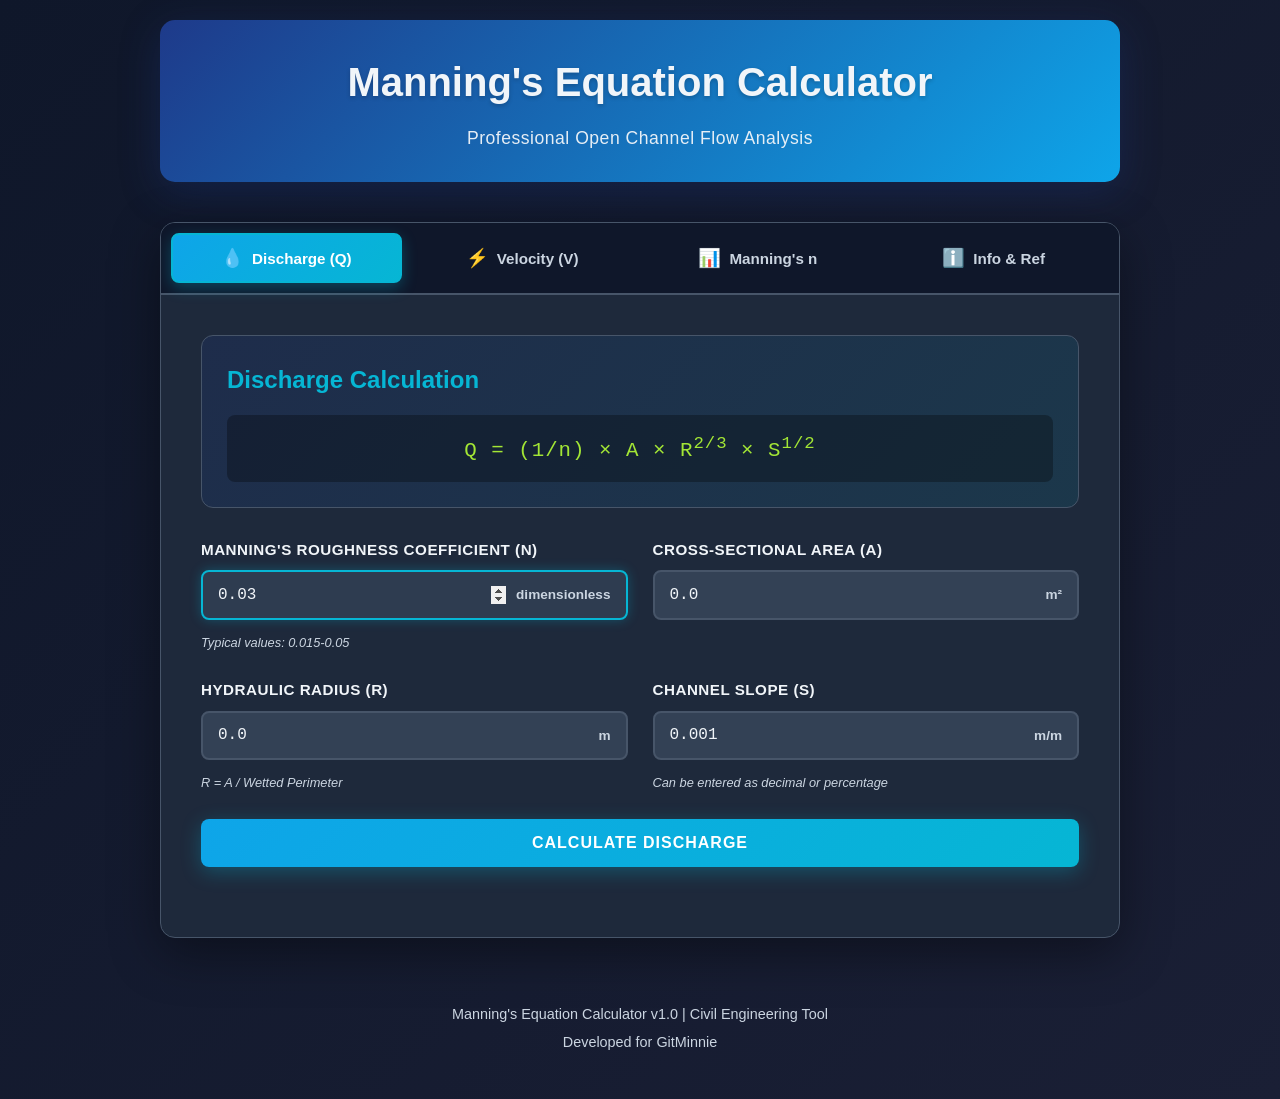
<file: mannings-calculator/index.html>
<!DOCTYPE html>
<html lang="en">
<head>
    <meta charset="UTF-8">
    <meta name="viewport" content="width=device-width, initial-scale=1.0">
    <title>Manning's Equation Calculator - Open Channel Flow</title>
    <link rel="stylesheet" href="style.css">
</head>
<body>
    <div class="container">
        <header class="header">
            <h1>Manning's Equation Calculator</h1>
            <p class="subtitle">Professional Open Channel Flow Analysis</p>
        </header>

        <main class="calculator-wrapper">
            <!-- Navigation Tabs -->
            <div class="tabs">
                <button class="tab-btn active" onclick="switchTab('discharge')">
                    <span class="tab-icon">💧</span> Discharge (Q)
                </button>
                <button class="tab-btn" onclick="switchTab('velocity')">
                    <span class="tab-icon">⚡</span> Velocity (V)
                </button>
                <button class="tab-btn" onclick="switchTab('manning')">
                    <span class="tab-icon">📊</span> Manning's n
                </button>
                <button class="tab-btn" onclick="switchTab('info')">
                    <span class="tab-icon">ℹ️</span> Info & Ref
                </button>
            </div>

            <!-- Tab 1: Discharge Calculation -->
            <div id="discharge" class="tab-content active">
                <div class="formula-box">
                    <h2>Discharge Calculation</h2>
                    <p class="formula">Q = (1/n) × A × R<sup>2/3</sup> × S<sup>1/2</sup></p>
                </div>

                <div class="input-section">
                    <div class="input-group">
                        <label for="q-manning">Manning's Roughness Coefficient (n)</label>
                        <div class="input-wrapper">
                            <input type="number" id="q-manning" placeholder="0.03" step="0.001" value="0.03">
                            <span class="unit">dimensionless</span>
                        </div>
                        <small class="hint">Typical values: 0.015-0.05</small>
                    </div>

                    <div class="input-group">
                        <label for="q-area">Cross-sectional Area (A)</label>
                        <div class="input-wrapper">
                            <input type="number" id="q-area" placeholder="0.0" step="0.01" value="0.0">
                            <span class="unit">m²</span>
                        </div>
                    </div>

                    <div class="input-group">
                        <label for="q-hydraulic">Hydraulic Radius (R)</label>
                        <div class="input-wrapper">
                            <input type="number" id="q-hydraulic" placeholder="0.0" step="0.01" value="0.0">
                            <span class="unit">m</span>
                        </div>
                        <small class="hint">R = A / Wetted Perimeter</small>
                    </div>

                    <div class="input-group">
                        <label for="q-slope">Channel Slope (S)</label>
                        <div class="input-wrapper">
                            <input type="number" id="q-slope" placeholder="0.0" step="0.00001" value="0.001">
                            <span class="unit">m/m</span>
                        </div>
                        <small class="hint">Can be entered as decimal or percentage</small>
                    </div>

                    <button class="calculate-btn" onclick="calculateDischarge()">Calculate Discharge</button>
                </div>

                <div id="q-result" class="result-section hidden">
                    <h3>Results</h3>
                    <div class="result-box">
                        <div class="result-item">
                            <span class="result-label">Discharge (Q)</span>
                            <span class="result-value" id="q-output">0.00</span>
                            <span class="result-unit">m³/s</span>
                        </div>
                        <div class="result-item">
                            <span class="result-label">Also expressed as</span>
                            <span class="result-value" id="q-output-lps">0.00</span>
                            <span class="result-unit">L/s</span>
                        </div>
                    </div>
                    <button class="clear-btn" onclick="clearResults('q')">Clear Results</button>
                </div>
            </div>

            <!-- Tab 2: Velocity Calculation -->
            <div id="velocity" class="tab-content">
                <div class="formula-box">
                    <h2>Velocity Calculation</h2>
                    <p class="formula">V = (1/n) × R<sup>2/3</sup> × S<sup>1/2</sup></p>
                </div>

                <div class="input-section">
                    <div class="input-group">
                        <label for="v-manning">Manning's Roughness Coefficient (n)</label>
                        <div class="input-wrapper">
                            <input type="number" id="v-manning" placeholder="0.03" step="0.001" value="0.03">
                            <span class="unit">dimensionless</span>
                        </div>
                        <small class="hint">Typical values: 0.015-0.05</small>
                    </div>

                    <div class="input-group">
                        <label for="v-hydraulic">Hydraulic Radius (R)</label>
                        <div class="input-wrapper">
                            <input type="number" id="v-hydraulic" placeholder="0.0" step="0.01" value="0.0">
                            <span class="unit">m</span>
                        </div>
                        <small class="hint">R = A / Wetted Perimeter</small>
                    </div>

                    <div class="input-group">
                        <label for="v-slope">Channel Slope (S)</label>
                        <div class="input-wrapper">
                            <input type="number" id="v-slope" placeholder="0.0" step="0.00001" value="0.001">
                            <span class="unit">m/m</span>
                        </div>
                    </div>

                    <button class="calculate-btn" onclick="calculateVelocity()">Calculate Velocity</button>
                </div>

                <div id="v-result" class="result-section hidden">
                    <h3>Results</h3>
                    <div class="result-box">
                        <div class="result-item">
                            <span class="result-label">Velocity (V)</span>
                            <span class="result-value" id="v-output">0.00</span>
                            <span class="result-unit">m/s</span>
                        </div>
                        <div class="result-item">
                            <span class="result-label">Flow Status</span>
                            <span class="result-value" id="v-status">Normal</span>
                            <span class="result-unit"></span>
                        </div>
                    </div>
                    <button class="clear-btn" onclick="clearResults('v')">Clear Results</button>
                </div>
            </div>

            <!-- Tab 3: Manning's n Calculation -->
            <div id="manning" class="tab-content">
                <div class="formula-box">
                    <h2>Manning's Roughness Coefficient</h2>
                    <p class="formula">n = (1/V) × R<sup>2/3</sup> × S<sup>1/2</sup></p>
                </div>

                <div class="input-section">
                    <div class="input-group">
                        <label for="n-velocity">Observed Velocity (V)</label>
                        <div class="input-wrapper">
                            <input type="number" id="n-velocity" placeholder="0.0" step="0.01" value="0.0">
                            <span class="unit">m/s</span>
                        </div>
                    </div>

                    <div class="input-group">
                        <label for="n-hydraulic">Hydraulic Radius (R)</label>
                        <div class="input-wrapper">
                            <input type="number" id="n-hydraulic" placeholder="0.0" step="0.01" value="0.0">
                            <span class="unit">m</span>
                        </div>
                    </div>

                    <div class="input-group">
                        <label for="n-slope">Channel Slope (S)</label>
                        <div class="input-wrapper">
                            <input type="number" id="n-slope" placeholder="0.0" step="0.00001" value="0.001">
                            <span class="unit">m/m</span>
                        </div>
                    </div>

                    <button class="calculate-btn" onclick="calculateManning()">Calculate Manning's n</button>
                </div>

                <div id="n-result" class="result-section hidden">
                    <h3>Results</h3>
                    <div class="result-box">
                        <div class="result-item">
                            <span class="result-label">Manning's n</span>
                            <span class="result-value" id="n-output">0.00</span>
                            <span class="result-unit">dimensionless</span>
                        </div>
                        <div class="result-item">
                            <span class="result-label">Surface Type</span>
                            <span class="result-value" id="n-surface">Unknown</span>
                            <span class="result-unit"></span>
                        </div>
                    </div>
                    <button class="clear-btn" onclick="clearResults('n')">Clear Results</button>
                </div>
            </div>

            <!-- Tab 4: Information & Reference -->
            <div id="info" class="tab-content">
                <div class="info-section">
                    <h2>About Manning's Equation</h2>
                    <p>Manning's Equation is an empirical formula used to estimate the average velocity of water flowing in open channels. It was developed by Irish engineer Robert Manning in 1889.</p>

                    <h3>Key Parameters:</h3>
                    <ul class="info-list">
                        <li><strong>Q:</strong> Discharge (flow rate) in m³/s</li>
                        <li><strong>n:</strong> Manning's roughness coefficient (dimensionless)</li>
                        <li><strong>A:</strong> Cross-sectional area in m²</li>
                        <li><strong>R:</strong> Hydraulic radius = Area / Wetted Perimeter (m)</li>
                        <li><strong>S:</strong> Channel slope or energy gradient (m/m)</li>
                        <li><strong>V:</strong> Average velocity in m/s</li>
                    </ul>

                    <h3>Manning's n Values by Surface Type:</h3>
                    <table class="reference-table">
                        <thead>
                            <tr>
                                <th>Channel Type</th>
                                <th>Condition</th>
                                <th>n Value Range</th>
                            </tr>
                        </thead>
                        <tbody>
                            <tr>
                                <td>Concrete</td>
                                <td>Good condition</td>
                                <td>0.012 - 0.015</td>
                            </tr>
                            <tr>
                                <td>Natural Channel</td>
                                <td>Clean, straight</td>
                                <td>0.025 - 0.035</td>
                            </tr>
                            <tr>
                                <td>Natural Channel</td>
                                <td>With vegetation</td>
                                <td>0.035 - 0.070</td>
                            </tr>
                            <tr>
                                <td>Brick</td>
                                <td>Glazed</td>
                                <td>0.011 - 0.013</td>
                            </tr>
                            <tr>
                                <td>Earth</td>
                                <td>Straight & uniform</td>
                                <td>0.020 - 0.025</td>
                            </tr>
                            <tr>
                                <td>Gravel</td>
                                <td>Clean</td>
                                <td>0.022 - 0.025</td>
                            </tr>
                            <tr>
                                <td>Rock</td>
                                <td>Unfinished</td>
                                <td>0.035 - 0.050</td>
                            </tr>
                            <tr>
                                <td>Floodplain</td>
                                <td>Grass</td>
                                <td>0.035 - 0.100</td>
                            </tr>
                        </tbody>
                    </table>

                    <h3>Flow Velocity Standards:</h3>
                    <ul class="info-list">
                        <li><strong>V &lt; 0.3 m/s:</strong> Very slow flow (may cause sedimentation)</li>
                        <li><strong>0.3 - 1.0 m/s:</strong> Acceptable for most channels</li>
                        <li><strong>1.0 - 2.0 m/s:</strong> Moderate flow (good for many applications)</li>
                        <li><strong>&gt; 2.0 m/s:</strong> High velocity (risk of erosion)</li>
                    </ul>
                </div>
            </div>
        </main>

        <footer class="footer">
            <p>Manning's Equation Calculator v1.0 | Civil Engineering Tool</p>
            <p>Developed for GitMinnie</p>
        </footer>
    </div>

    <script src="script.js"></script>
</body>
</html>
</file>
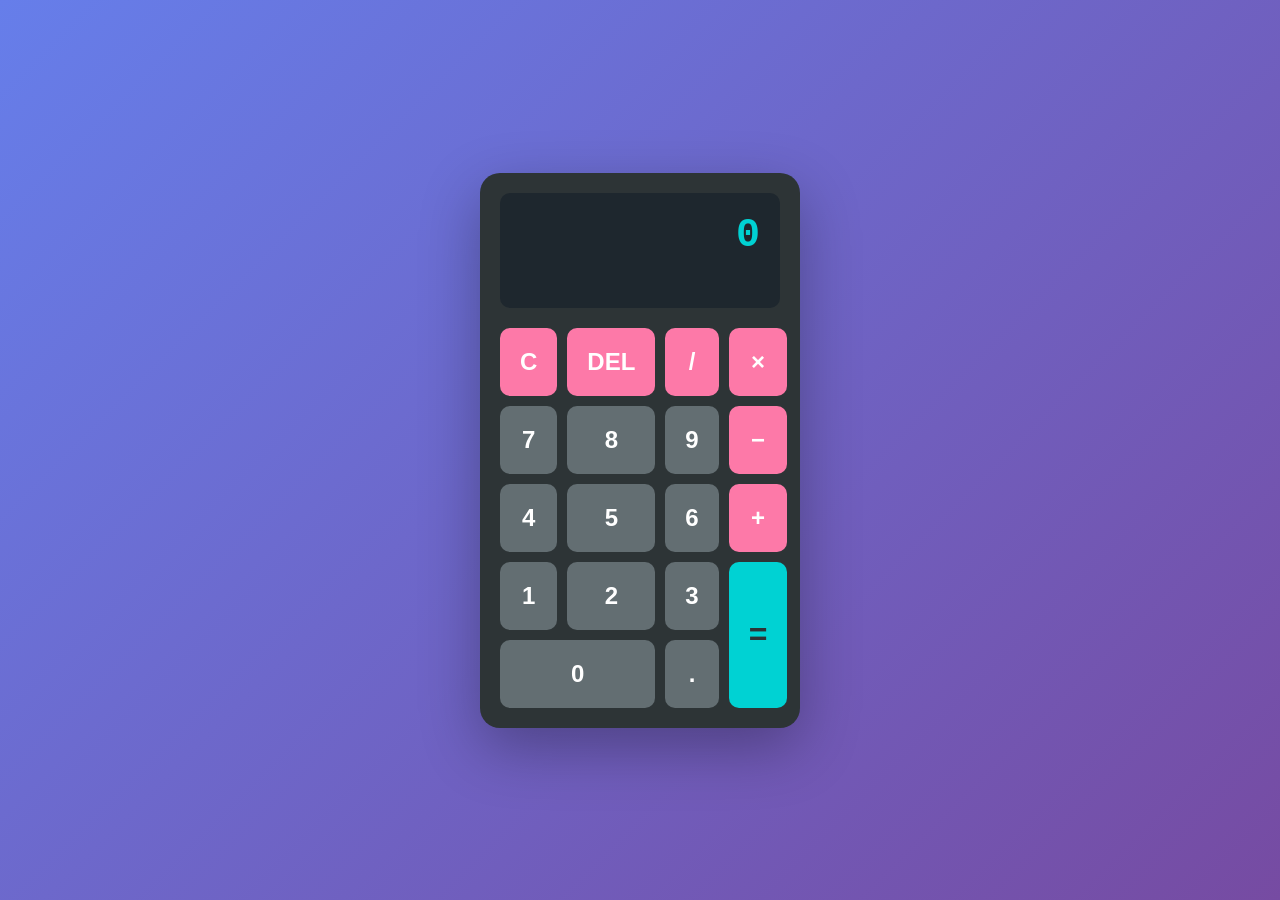
<file: calculator.html>
<!DOCTYPE html>
<html lang="en">
<head>
    <meta charset="UTF-8">
    <meta name="viewport" content="width=device-width, initial-scale=1.0">
    <title>GitMinnie Calculator</title>
    <link rel="stylesheet" href="calculator.css">
</head>
<body>
    <div class="container">
        <div class="calculator">
            <div class="display">
                <input type="text" id="display" class="display-input" readonly>
                <div class="expression" id="expression"></div>
            </div>
            <div class="buttons">
                <!-- Row 1 -->
                <button class="btn btn-function" onclick="clearDisplay()">C</button>
                <button class="btn btn-function" onclick="deleteLast()">DEL</button>
                <button class="btn btn-function" onclick="appendOperator('/')">/</button>
                <button class="btn btn-function" onclick="appendOperator('*')">×</button>

                <!-- Row 2 -->
                <button class="btn btn-number" onclick="appendNumber('7')">7</button>
                <button class="btn btn-number" onclick="appendNumber('8')">8</button>
                <button class="btn btn-number" onclick="appendNumber('9')">9</button>
                <button class="btn btn-function" onclick="appendOperator('-')">−</button>

                <!-- Row 3 -->
                <button class="btn btn-number" onclick="appendNumber('4')">4</button>
                <button class="btn btn-number" onclick="appendNumber('5')">5</button>
                <button class="btn btn-number" onclick="appendNumber('6')">6</button>
                <button class="btn btn-function" onclick="appendOperator('+')">+</button>

                <!-- Row 4 -->
                <button class="btn btn-number" onclick="appendNumber('1')">1</button>
                <button class="btn btn-number" onclick="appendNumber('2')">2</button>
                <button class="btn btn-number" onclick="appendNumber('3')">3</button>
                <button class="btn btn-equal" onclick="calculate()" style="grid-row: span 2;">=</button>

                <!-- Row 5 -->
                <button class="btn btn-number" onclick="appendNumber('0')" style="grid-column: span 2;">0</button>
                <button class="btn btn-number" onclick="appendDecimal()">.</button>
            </div>
        </div>
    </div>

    <script src="calculator.js"></script>
</body>
</html>
</file>
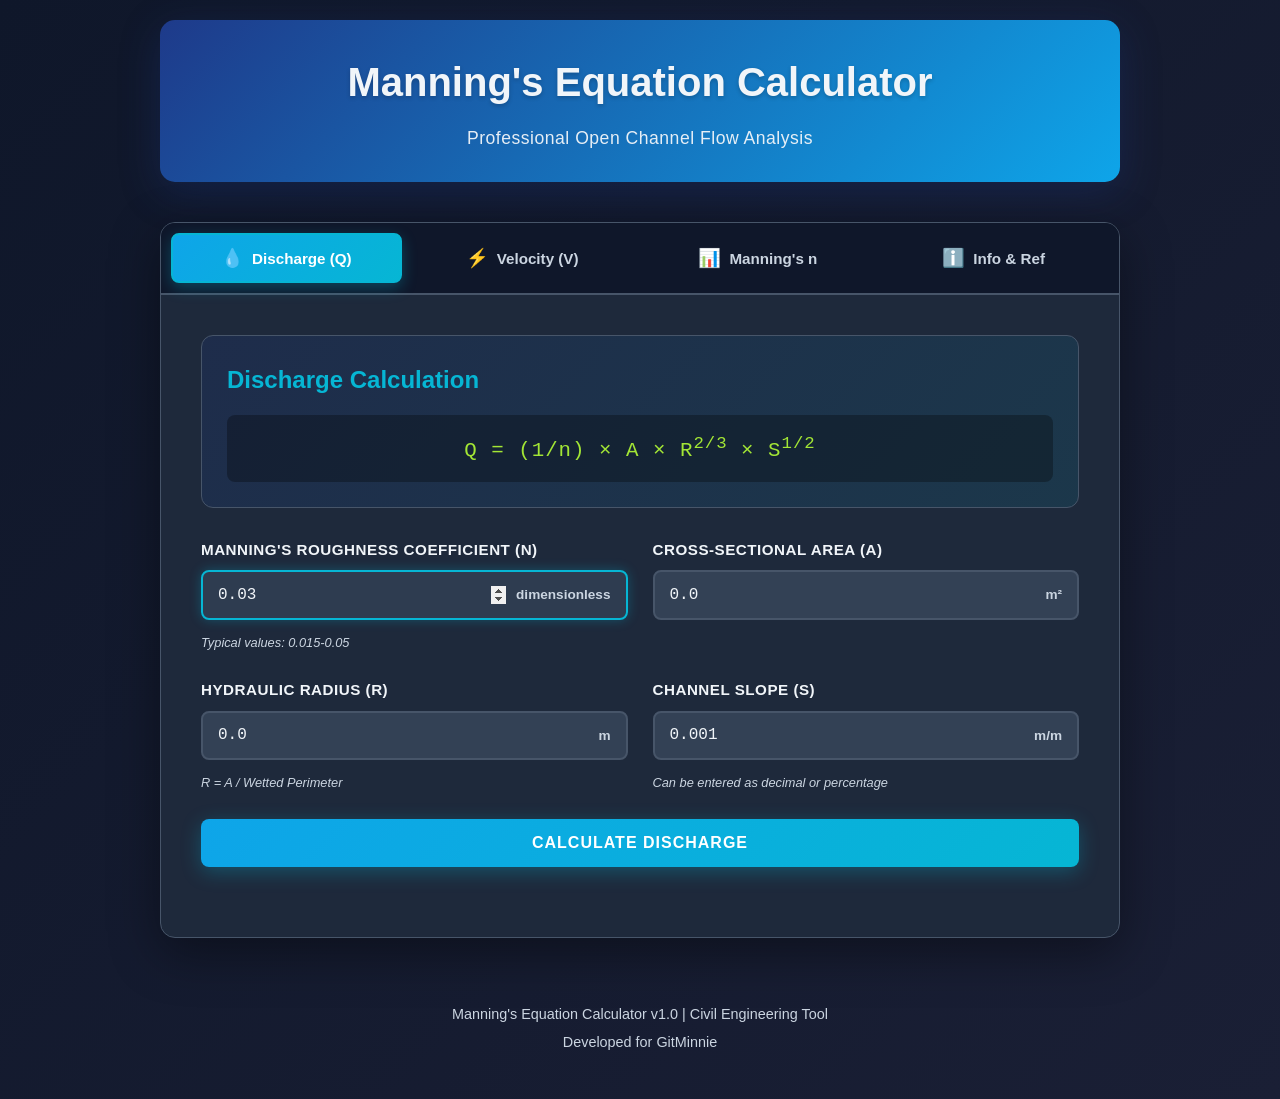
<file: mannings-calculator.html>
<!DOCTYPE html>
<html lang="en">
<head>
    <meta charset="UTF-8">
    <meta name="viewport" content="width=device-width, initial-scale=1.0">
    <title>Manning's Equation Calculator - Open Channel Flow</title>
    <link rel="stylesheet" href="mannings-calculator.css">
</head>
<body>
    <div class="container">
        <header class="header">
            <h1>Manning's Equation Calculator</h1>
            <p class="subtitle">Professional Open Channel Flow Analysis</p>
        </header>

        <main class="calculator-wrapper">
            <!-- Navigation Tabs -->
            <div class="tabs">
                <button class="tab-btn active" onclick="switchTab('discharge')">
                    <span class="tab-icon">💧</span> Discharge (Q)
                </button>
                <button class="tab-btn" onclick="switchTab('velocity')">
                    <span class="tab-icon">⚡</span> Velocity (V)
                </button>
                <button class="tab-btn" onclick="switchTab('manning')">
                    <span class="tab-icon">📊</span> Manning's n
                </button>
                <button class="tab-btn" onclick="switchTab('info')">
                    <span class="tab-icon">ℹ️</span> Info & Ref
                </button>
            </div>

            <!-- Tab 1: Discharge Calculation -->
            <div id="discharge" class="tab-content active">
                <div class="formula-box">
                    <h2>Discharge Calculation</h2>
                    <p class="formula">Q = (1/n) × A × R<sup>2/3</sup> × S<sup>1/2</sup></p>
                </div>

                <div class="input-section">
                    <div class="input-group">
                        <label for="q-manning">Manning's Roughness Coefficient (n)</label>
                        <div class="input-wrapper">
                            <input type="number" id="q-manning" placeholder="0.03" step="0.001" value="0.03">
                            <span class="unit">dimensionless</span>
                        </div>
                        <small class="hint">Typical values: 0.015-0.05</small>
                    </div>

                    <div class="input-group">
                        <label for="q-area">Cross-sectional Area (A)</label>
                        <div class="input-wrapper">
                            <input type="number" id="q-area" placeholder="0.0" step="0.01" value="0.0">
                            <span class="unit">m²</span>
                        </div>
                    </div>

                    <div class="input-group">
                        <label for="q-hydraulic">Hydraulic Radius (R)</label>
                        <div class="input-wrapper">
                            <input type="number" id="q-hydraulic" placeholder="0.0" step="0.01" value="0.0">
                            <span class="unit">m</span>
                        </div>
                        <small class="hint">R = A / Wetted Perimeter</small>
                    </div>

                    <div class="input-group">
                        <label for="q-slope">Channel Slope (S)</label>
                        <div class="input-wrapper">
                            <input type="number" id="q-slope" placeholder="0.0" step="0.00001" value="0.001">
                            <span class="unit">m/m</span>
                        </div>
                        <small class="hint">Can be entered as decimal or percentage</small>
                    </div>

                    <button class="calculate-btn" onclick="calculateDischarge()">Calculate Discharge</button>
                </div>

                <div id="q-result" class="result-section hidden">
                    <h3>Results</h3>
                    <div class="result-box">
                        <div class="result-item">
                            <span class="result-label">Discharge (Q)</span>
                            <span class="result-value" id="q-output">0.00</span>
                            <span class="result-unit">m³/s</span>
                        </div>
                        <div class="result-item">
                            <span class="result-label">Also expressed as</span>
                            <span class="result-value" id="q-output-lps">0.00</span>
                            <span class="result-unit">L/s</span>
                        </div>
                    </div>
                    <button class="clear-btn" onclick="clearResults('q')">Clear Results</button>
                </div>
            </div>

            <!-- Tab 2: Velocity Calculation -->
            <div id="velocity" class="tab-content">
                <div class="formula-box">
                    <h2>Velocity Calculation</h2>
                    <p class="formula">V = (1/n) × R<sup>2/3</sup> × S<sup>1/2</sup></p>
                </div>

                <div class="input-section">
                    <div class="input-group">
                        <label for="v-manning">Manning's Roughness Coefficient (n)</label>
                        <div class="input-wrapper">
                            <input type="number" id="v-manning" placeholder="0.03" step="0.001" value="0.03">
                            <span class="unit">dimensionless</span>
                        </div>
                        <small class="hint">Typical values: 0.015-0.05</small>
                    </div>

                    <div class="input-group">
                        <label for="v-hydraulic">Hydraulic Radius (R)</label>
                        <div class="input-wrapper">
                            <input type="number" id="v-hydraulic" placeholder="0.0" step="0.01" value="0.0">
                            <span class="unit">m</span>
                        </div>
                        <small class="hint">R = A / Wetted Perimeter</small>
                    </div>

                    <div class="input-group">
                        <label for="v-slope">Channel Slope (S)</label>
                        <div class="input-wrapper">
                            <input type="number" id="v-slope" placeholder="0.0" step="0.00001" value="0.001">
                            <span class="unit">m/m</span>
                        </div>
                    </div>

                    <button class="calculate-btn" onclick="calculateVelocity()">Calculate Velocity</button>
                </div>

                <div id="v-result" class="result-section hidden">
                    <h3>Results</h3>
                    <div class="result-box">
                        <div class="result-item">
                            <span class="result-label">Velocity (V)</span>
                            <span class="result-value" id="v-output">0.00</span>
                            <span class="result-unit">m/s</span>
                        </div>
                        <div class="result-item">
                            <span class="result-label">Flow Status</span>
                            <span class="result-value" id="v-status">Normal</span>
                            <span class="result-unit"></span>
                        </div>
                    </div>
                    <button class="clear-btn" onclick="clearResults('v')">Clear Results</button>
                </div>
            </div>

            <!-- Tab 3: Manning's n Calculation -->
            <div id="manning" class="tab-content">
                <div class="formula-box">
                    <h2>Manning's Roughness Coefficient</h2>
                    <p class="formula">n = (1/V) × R<sup>2/3</sup> × S<sup>1/2</sup></p>
                </div>

                <div class="input-section">
                    <div class="input-group">
                        <label for="n-velocity">Observed Velocity (V)</label>
                        <div class="input-wrapper">
                            <input type="number" id="n-velocity" placeholder="0.0" step="0.01" value="0.0">
                            <span class="unit">m/s</span>
                        </div>
                    </div>

                    <div class="input-group">
                        <label for="n-hydraulic">Hydraulic Radius (R)</label>
                        <div class="input-wrapper">
                            <input type="number" id="n-hydraulic" placeholder="0.0" step="0.01" value="0.0">
                            <span class="unit">m</span>
                        </div>
                    </div>

                    <div class="input-group">
                        <label for="n-slope">Channel Slope (S)</label>
                        <div class="input-wrapper">
                            <input type="number" id="n-slope" placeholder="0.0" step="0.00001" value="0.001">
                            <span class="unit">m/m</span>
                        </div>
                    </div>

                    <button class="calculate-btn" onclick="calculateManning()">Calculate Manning's n</button>
                </div>

                <div id="n-result" class="result-section hidden">
                    <h3>Results</h3>
                    <div class="result-box">
                        <div class="result-item">
                            <span class="result-label">Manning's n</span>
                            <span class="result-value" id="n-output">0.00</span>
                            <span class="result-unit">dimensionless</span>
                        </div>
                        <div class="result-item">
                            <span class="result-label">Surface Type</span>
                            <span class="result-value" id="n-surface">Unknown</span>
                            <span class="result-unit"></span>
                        </div>
                    </div>
                    <button class="clear-btn" onclick="clearResults('n')">Clear Results</button>
                </div>
            </div>

            <!-- Tab 4: Information & Reference -->
            <div id="info" class="tab-content">
                <div class="info-section">
                    <h2>About Manning's Equation</h2>
                    <p>Manning's Equation is an empirical formula used to estimate the average velocity of water flowing in open channels. It was developed by Irish engineer Robert Manning in 1889.</p>

                    <h3>Key Parameters:</h3>
                    <ul class="info-list">
                        <li><strong>Q:</strong> Discharge (flow rate) in m³/s</li>
                        <li><strong>n:</strong> Manning's roughness coefficient (dimensionless)</li>
                        <li><strong>A:</strong> Cross-sectional area in m²</li>
                        <li><strong>R:</strong> Hydraulic radius = Area / Wetted Perimeter (m)</li>
                        <li><strong>S:</strong> Channel slope or energy gradient (m/m)</li>
                        <li><strong>V:</strong> Average velocity in m/s</li>
                    </ul>

                    <h3>Manning's n Values by Surface Type:</h3>
                    <table class="reference-table">
                        <thead>
                            <tr>
                                <th>Channel Type</th>
                                <th>Condition</th>
                                <th>n Value Range</th>
                            </tr>
                        </thead>
                        <tbody>
                            <tr>
                                <td>Concrete</td>
                                <td>Good condition</td>
                                <td>0.012 - 0.015</td>
                            </tr>
                            <tr>
                                <td>Natural Channel</td>
                                <td>Clean, straight</td>
                                <td>0.025 - 0.035</td>
                            </tr>
                            <tr>
                                <td>Natural Channel</td>
                                <td>With vegetation</td>
                                <td>0.035 - 0.070</td>
                            </tr>
                            <tr>
                                <td>Brick</td>
                                <td>Glazed</td>
                                <td>0.011 - 0.013</td>
                            </tr>
                            <tr>
                                <td>Earth</td>
                                <td>Straight & uniform</td>
                                <td>0.020 - 0.025</td>
                            </tr>
                            <tr>
                                <td>Gravel</td>
                                <td>Clean</td>
                                <td>0.022 - 0.025</td>
                            </tr>
                            <tr>
                                <td>Rock</td>
                                <td>Unfinished</td>
                                <td>0.035 - 0.050</td>
                            </tr>
                            <tr>
                                <td>Floodplain</td>
                                <td>Grass</td>
                                <td>0.035 - 0.100</td>
                            </tr>
                        </tbody>
                    </table>

                    <h3>Flow Velocity Standards:</h3>
                    <ul class="info-list">
                        <li><strong>V &lt; 0.3 m/s:</strong> Very slow flow (may cause sedimentation)</li>
                        <li><strong>0.3 - 1.0 m/s:</strong> Acceptable for most channels</li>
                        <li><strong>1.0 - 2.0 m/s:</strong> Moderate flow (good for many applications)</li>
                        <li><strong>&gt; 2.0 m/s:</strong> High velocity (risk of erosion)</li>
                    </ul>
                </div>
            </div>
        </main>

        <footer class="footer">
            <p>Manning's Equation Calculator v1.0 | Civil Engineering Tool</p>
            <p>Developed for GitMinnie</p>
        </footer>
    </div>

    <script src="mannings-calculator.js"></script>
</body>
</html>
</file>
<file: mannings-calculator/style.css>
* {
    margin: 0;
    padding: 0;
    box-sizing: border-box;
}

:root {
    --primary-color: #1e3a8a;
    --secondary-color: #0ea5e9;
    --accent-color: #06b6d4;
    --success-color: #10b981;
    --warning-color: #f59e0b;
    --danger-color: #ef4444;
    --dark-bg: #0f172a;
    --card-bg: #1e293b;
    --input-bg: #334155;
    --text-primary: #f1f5f9;
    --text-secondary: #cbd5e1;
    --border-color: #475569;
}

html {
    scroll-behavior: smooth;
}

body {
    font-family: 'Segoe UI', 'Roboto', 'Helvetica Neue', sans-serif;
    background: linear-gradient(135deg, var(--dark-bg) 0%, #1a1f35 100%);
    color: var(--text-primary);
    line-height: 1.6;
    min-height: 100vh;
}

.container {
    max-width: 1000px;
    margin: 0 auto;
    padding: 20px;
}

/* Header */
.header {
    text-align: center;
    margin-bottom: 40px;
    padding: 30px 20px;
    background: linear-gradient(135deg, var(--primary-color) 0%, var(--secondary-color) 100%);
    border-radius: 15px;
    box-shadow: 0 10px 40px rgba(30, 58, 138, 0.3);
}

.header h1 {
    font-size: 2.5em;
    font-weight: 700;
    margin-bottom: 10px;
    text-shadow: 0 2px 4px rgba(0, 0, 0, 0.2);
}

.header .subtitle {
    font-size: 1.1em;
    opacity: 0.95;
    font-weight: 300;
    letter-spacing: 0.5px;
}

/* Calculator Wrapper */
.calculator-wrapper {
    background: var(--card-bg);
    border-radius: 15px;
    box-shadow: 0 15px 50px rgba(0, 0, 0, 0.4);
    overflow: hidden;
    border: 1px solid var(--border-color);
}

/* Tabs */
.tabs {
    display: flex;
    flex-wrap: wrap;
    background: var(--dark-bg);
    border-bottom: 2px solid var(--border-color);
    gap: 5px;
    padding: 10px;
}

.tab-btn {
    flex: 1;
    min-width: 150px;
    padding: 12px 15px;
    background: transparent;
    color: var(--text-secondary);
    border: 2px solid transparent;
    border-radius: 8px;
    cursor: pointer;
    font-size: 0.95em;
    font-weight: 600;
    transition: all 0.3s ease;
    display: flex;
    align-items: center;
    justify-content: center;
    gap: 8px;
}

.tab-btn .tab-icon {
    font-size: 1.2em;
}

.tab-btn:hover {
    background: rgba(6, 182, 212, 0.1);
    color: var(--accent-color);
    border-color: var(--accent-color);
}

.tab-btn.active {
    background: linear-gradient(135deg, var(--secondary-color) 0%, var(--accent-color) 100%);
    color: white;
    border-color: var(--accent-color);
    box-shadow: 0 5px 15px rgba(6, 182, 212, 0.3);
}

/* Tab Content */
.tab-content {
    display: none;
    padding: 40px;
    animation: fadeIn 0.3s ease;
}

.tab-content.active {
    display: block;
}

@keyframes fadeIn {
    from {
        opacity: 0;
        transform: translateY(10px);
    }
    to {
        opacity: 1;
        transform: translateY(0);
    }
}

/* Formula Box */
.formula-box {
    background: linear-gradient(135deg, rgba(30, 58, 138, 0.2) 0%, rgba(6, 182, 212, 0.1) 100%);
    padding: 25px;
    border-radius: 12px;
    border-left: 5px solid var(--secondary-color);
    margin-bottom: 30px;
    border: 1px solid var(--border-color);
}

.formula-box h2 {
    font-size: 1.5em;
    margin-bottom: 15px;
    color: var(--accent-color);
}

.formula-box .formula {
    font-size: 1.3em;
    font-family: 'Courier New', monospace;
    background: rgba(0, 0, 0, 0.3);
    padding: 15px;
    border-radius: 8px;
    color: #a3e635;
    text-align: center;
    letter-spacing: 1px;
}

/* Input Section */
.input-section {
    display: grid;
    grid-template-columns: repeat(auto-fit, minmax(300px, 1fr));
    gap: 25px;
    margin-bottom: 30px;
}

.input-group {
    display: flex;
    flex-direction: column;
    gap: 8px;
}

.input-group label {
    font-weight: 600;
    color: var(--text-primary);
    font-size: 0.95em;
    text-transform: uppercase;
    letter-spacing: 0.5px;
}

.input-wrapper {
    display: flex;
    align-items: center;
    gap: 10px;
    background: var(--input-bg);
    border: 2px solid var(--border-color);
    border-radius: 8px;
    padding: 12px 15px;
    transition: all 0.3s ease;
}

.input-wrapper:focus-within {
    border-color: var(--accent-color);
    box-shadow: 0 0 12px rgba(6, 182, 212, 0.3);
    background: rgba(51, 65, 85, 0.8);
}

.input-wrapper input {
    flex: 1;
    background: transparent;
    border: none;
    color: var(--text-primary);
    font-size: 1em;
    outline: none;
    font-family: 'Courier New', monospace;
}

.input-wrapper input::placeholder {
    color: var(--text-secondary);
}

.input-wrapper .unit {
    color: var(--text-secondary);
    font-size: 0.85em;
    font-weight: 600;
    white-space: nowrap;
    min-width: 80px;
    text-align: right;
}

.input-group .hint {
    font-size: 0.8em;
    color: var(--text-secondary);
    margin-top: 5px;
    font-style: italic;
}

/* Buttons */
.calculate-btn,
.clear-btn {
    grid-column: 1 / -1;
    padding: 15px 30px;
    font-size: 1em;
    font-weight: 700;
    border: none;
    border-radius: 8px;
    cursor: pointer;
    transition: all 0.3s ease;
    text-transform: uppercase;
    letter-spacing: 1px;
}

.calculate-btn {
    background: linear-gradient(135deg, var(--secondary-color) 0%, var(--accent-color) 100%);
    color: white;
    box-shadow: 0 5px 20px rgba(6, 182, 212, 0.3);
}

.calculate-btn:hover {
    transform: translateY(-2px);
    box-shadow: 0 8px 30px rgba(6, 182, 212, 0.5);
}

.calculate-btn:active {
    transform: translateY(0);
}

.clear-btn {
    background: rgba(239, 68, 68, 0.2);
    color: var(--danger-color);
    border: 2px solid var(--danger-color);
}

.clear-btn:hover {
    background: rgba(239, 68, 68, 0.3);
}

/* Result Section */
.result-section {
    margin-top: 30px;
    opacity: 1;
    transition: all 0.3s ease;
}

.result-section.hidden {
    display: none;
}

.result-section h3 {
    font-size: 1.3em;
    margin-bottom: 20px;
    color: var(--accent-color);
}

.result-box {
    background: linear-gradient(135deg, rgba(16, 185, 129, 0.1) 0%, rgba(6, 182, 212, 0.1) 100%);
    border: 2px solid var(--success-color);
    border-radius: 12px;
    padding: 25px;
    margin-bottom: 20px;
    display: grid;
    grid-template-columns: repeat(auto-fit, minmax(250px, 1fr));
    gap: 20px;
}

.result-item {
    display: flex;
    flex-direction: column;
    gap: 8px;
    text-align: center;
}

.result-label {
    font-size: 0.85em;
    color: var(--text-secondary);
    text-transform: uppercase;
    letter-spacing: 0.5px;
}

.result-value {
    font-size: 2em;
    font-weight: 700;
    color: var(--success-color);
    font-family: 'Courier New', monospace;
}

.result-unit {
    font-size: 0.9em;
    color: var(--text-secondary);
    font-weight: 600;
}

/* Info Section */
.info-section {
    padding: 20px 0;
}

.info-section h2 {
    font-size: 1.8em;
    color: var(--accent-color);
    margin-bottom: 20px;
    margin-top: 30px;
}

.info-section h2:first-child {
    margin-top: 0;
}

.info-section h3 {
    font-size: 1.3em;
    color: var(--secondary-color);
    margin-bottom: 15px;
    margin-top: 25px;
}

.info-section p {
    font-size: 1em;
    color: var(--text-secondary);
    margin-bottom: 15px;
    line-height: 1.8;
}

.info-list {
    list-style: none;
    margin-bottom: 20px;
}

.info-list li {
    padding: 12px 0;
    padding-left: 25px;
    position: relative;
    color: var(--text-secondary);
}

.info-list li:before {
    content: "→";
    position: absolute;
    left: 0;
    color: var(--accent-color);
    font-weight: bold;
}

.reference-table {
    width: 100%;
    border-collapse: collapse;
    margin: 20px 0;
    border: 1px solid var(--border-color);
    border-radius: 8px;
    overflow: hidden;
}

.reference-table thead {
    background: linear-gradient(135deg, var(--primary-color) 0%, var(--secondary-color) 100%);
}

.reference-table th {
    padding: 15px;
    text-align: left;
    font-weight: 700;
    color: white;
    text-transform: uppercase;
    font-size: 0.85em;
    letter-spacing: 0.5px;
}

.reference-table td {
    padding: 12px 15px;
    border-bottom: 1px solid var(--border-color);
    color: var(--text-secondary);
}

.reference-table tbody tr:last-child td {
    border-bottom: none;
}

.reference-table tbody tr:hover {
    background: rgba(6, 182, 212, 0.1);
}

/* Footer */
.footer {
    text-align: center;
    margin-top: 40px;
    padding: 20px;
    color: var(--text-secondary);
    font-size: 0.9em;
}

.footer p {
    margin: 5px 0;
}

/* Responsive Design */
@media (max-width: 768px) {
    .header h1 {
        font-size: 1.8em;
    }

    .header .subtitle {
        font-size: 1em;
    }

    .tabs {
        gap: 5px;
    }

    .tab-btn {
        min-width: 80px;
        padding: 10px 8px;
        font-size: 0.85em;
    }

    .tab-content {
        padding: 25px;
    }

    .input-section {
        grid-template-columns: 1fr;
    }

    .result-box {
        grid-template-columns: 1fr;
    }

    .formula-box .formula {
        font-size: 1.1em;
    }
}

@media (max-width: 480px) {
    .container {
        padding: 10px;
    }

    .header {
        padding: 20px 15px;
    }

    .header h1 {
        font-size: 1.5em;
    }

    .tabs {
        flex-direction: column;
    }

    .tab-btn {
        width: 100%;
    }

    .tab-content {
        padding: 15px;
    }

    .formula-box .formula {
        font-size: 0.95em;
        overflow-x: auto;
    }

    .result-value {
        font-size: 1.5em;
    }
}

/* Scrollbar Styling */
::-webkit-scrollbar {
    width: 8px;
    height: 8px;
}

::-webkit-scrollbar-track {
    background: var(--dark-bg);
}

::-webkit-scrollbar-thumb {
    background: var(--secondary-color);
    border-radius: 4px;
}

::-webkit-scrollbar-thumb:hover {
    background: var(--accent-color);
}
</file>
<file: calculator.css>
* {
    margin: 0;
    padding: 0;
    box-sizing: border-box;
}

body {
    font-family: 'Segoe UI', Tahoma, Geneva, Verdana, sans-serif;
    background: linear-gradient(135deg, #667eea 0%, #764ba2 100%);
    display: flex;
    justify-content: center;
    align-items: center;
    min-height: 100vh;
    padding: 20px;
}

.container {
    display: flex;
    justify-content: center;
    align-items: center;
    width: 100%;
}

.calculator {
    background: #2d3436;
    border-radius: 20px;
    box-shadow: 0 20px 60px rgba(0, 0, 0, 0.3);
    padding: 20px;
    width: 100%;
    max-width: 320px;
    overflow: hidden;
}

.display {
    background: #1e272e;
    border-radius: 10px;
    padding: 20px;
    margin-bottom: 20px;
    text-align: right;
}

.display-input {
    width: 100%;
    background: #1e272e;
    border: none;
    color: #00d2d3;
    font-size: 2.5em;
    font-weight: 600;
    text-align: right;
    outline: none;
    margin-bottom: 10px;
    font-family: 'Courier New', monospace;
}

.expression {
    color: #636e72;
    font-size: 1em;
    text-align: right;
    min-height: 20px;
    font-family: 'Courier New', monospace;
}

.buttons {
    display: grid;
    grid-template-columns: repeat(4, 1fr);
    gap: 10px;
}

.btn {
    padding: 20px;
    font-size: 1.5em;
    font-weight: 600;
    border: none;
    border-radius: 10px;
    cursor: pointer;
    transition: all 0.2s ease;
    outline: none;
}

.btn:active {
    transform: scale(0.95);
}

.btn-number {
    background: #636e72;
    color: #fff;
}

.btn-number:hover {
    background: #74b9ff;
    transform: translateY(-2px);
    box-shadow: 0 5px 15px rgba(116, 185, 255, 0.3);
}

.btn-function {
    background: #fd79a8;
    color: #fff;
    font-weight: 700;
}

.btn-function:hover {
    background: #ff7675;
    transform: translateY(-2px);
    box-shadow: 0 5px 15px rgba(255, 118, 117, 0.3);
}

.btn-equal {
    background: #00d2d3;
    color: #2d3436;
    font-weight: 700;
    font-size: 2em;
}

.btn-equal:hover {
    background: #00e8d0;
    transform: translateY(-2px);
    box-shadow: 0 5px 15px rgba(0, 210, 211, 0.3);
}

/* Responsive Design */
@media (max-width: 480px) {
    .calculator {
        padding: 15px;
        max-width: 100%;
    }

    .display-input {
        font-size: 2em;
    }

    .btn {
        padding: 15px;
        font-size: 1.2em;
    }

    .buttons {
        gap: 8px;
    }
}

@media (max-width: 320px) {
    .display-input {
        font-size: 1.5em;
    }

    .btn {
        padding: 12px;
        font-size: 1em;
    }
}
</file>
<file: mannings-calculator.css>
* {
    margin: 0;
    padding: 0;
    box-sizing: border-box;
}

:root {
    --primary-color: #1e3a8a;
    --secondary-color: #0ea5e9;
    --accent-color: #06b6d4;
    --success-color: #10b981;
    --warning-color: #f59e0b;
    --danger-color: #ef4444;
    --dark-bg: #0f172a;
    --card-bg: #1e293b;
    --input-bg: #334155;
    --text-primary: #f1f5f9;
    --text-secondary: #cbd5e1;
    --border-color: #475569;
}

html {
    scroll-behavior: smooth;
}

body {
    font-family: 'Segoe UI', 'Roboto', 'Helvetica Neue', sans-serif;
    background: linear-gradient(135deg, var(--dark-bg) 0%, #1a1f35 100%);
    color: var(--text-primary);
    line-height: 1.6;
    min-height: 100vh;
}

.container {
    max-width: 1000px;
    margin: 0 auto;
    padding: 20px;
}

/* Header */
.header {
    text-align: center;
    margin-bottom: 40px;
    padding: 30px 20px;
    background: linear-gradient(135deg, var(--primary-color) 0%, var(--secondary-color) 100%);
    border-radius: 15px;
    box-shadow: 0 10px 40px rgba(30, 58, 138, 0.3);
}

.header h1 {
    font-size: 2.5em;
    font-weight: 700;
    margin-bottom: 10px;
    text-shadow: 0 2px 4px rgba(0, 0, 0, 0.2);
}

.header .subtitle {
    font-size: 1.1em;
    opacity: 0.95;
    font-weight: 300;
    letter-spacing: 0.5px;
}

/* Calculator Wrapper */
.calculator-wrapper {
    background: var(--card-bg);
    border-radius: 15px;
    box-shadow: 0 15px 50px rgba(0, 0, 0, 0.4);
    overflow: hidden;
    border: 1px solid var(--border-color);
}

/* Tabs */
.tabs {
    display: flex;
    flex-wrap: wrap;
    background: var(--dark-bg);
    border-bottom: 2px solid var(--border-color);
    gap: 5px;
    padding: 10px;
}

.tab-btn {
    flex: 1;
    min-width: 150px;
    padding: 12px 15px;
    background: transparent;
    color: var(--text-secondary);
    border: 2px solid transparent;
    border-radius: 8px;
    cursor: pointer;
    font-size: 0.95em;
    font-weight: 600;
    transition: all 0.3s ease;
    display: flex;
    align-items: center;
    justify-content: center;
    gap: 8px;
}

.tab-btn .tab-icon {
    font-size: 1.2em;
}

.tab-btn:hover {
    background: rgba(6, 182, 212, 0.1);
    color: var(--accent-color);
    border-color: var(--accent-color);
}

.tab-btn.active {
    background: linear-gradient(135deg, var(--secondary-color) 0%, var(--accent-color) 100%);
    color: white;
    border-color: var(--accent-color);
    box-shadow: 0 5px 15px rgba(6, 182, 212, 0.3);
}

/* Tab Content */
.tab-content {
    display: none;
    padding: 40px;
    animation: fadeIn 0.3s ease;
}

.tab-content.active {
    display: block;
}

@keyframes fadeIn {
    from {
        opacity: 0;
        transform: translateY(10px);
    }
    to {
        opacity: 1;
        transform: translateY(0);
    }
}

/* Formula Box */
.formula-box {
    background: linear-gradient(135deg, rgba(30, 58, 138, 0.2) 0%, rgba(6, 182, 212, 0.1) 100%);
    padding: 25px;
    border-radius: 12px;
    border-left: 5px solid var(--secondary-color);
    margin-bottom: 30px;
    border: 1px solid var(--border-color);
}

.formula-box h2 {
    font-size: 1.5em;
    margin-bottom: 15px;
    color: var(--accent-color);
}

.formula-box .formula {
    font-size: 1.3em;
    font-family: 'Courier New', monospace;
    background: rgba(0, 0, 0, 0.3);
    padding: 15px;
    border-radius: 8px;
    color: #a3e635;
    text-align: center;
    letter-spacing: 1px;
}

/* Input Section */
.input-section {
    display: grid;
    grid-template-columns: repeat(auto-fit, minmax(300px, 1fr));
    gap: 25px;
    margin-bottom: 30px;
}

.input-group {
    display: flex;
    flex-direction: column;
    gap: 8px;
}

.input-group label {
    font-weight: 600;
    color: var(--text-primary);
    font-size: 0.95em;
    text-transform: uppercase;
    letter-spacing: 0.5px;
}

.input-wrapper {
    display: flex;
    align-items: center;
    gap: 10px;
    background: var(--input-bg);
    border: 2px solid var(--border-color);
    border-radius: 8px;
    padding: 12px 15px;
    transition: all 0.3s ease;
}

.input-wrapper:focus-within {
    border-color: var(--accent-color);
    box-shadow: 0 0 12px rgba(6, 182, 212, 0.3);
    background: rgba(51, 65, 85, 0.8);
}

.input-wrapper input {
    flex: 1;
    background: transparent;
    border: none;
    color: var(--text-primary);
    font-size: 1em;
    outline: none;
    font-family: 'Courier New', monospace;
}

.input-wrapper input::placeholder {
    color: var(--text-secondary);
}

.input-wrapper .unit {
    color: var(--text-secondary);
    font-size: 0.85em;
    font-weight: 600;
    white-space: nowrap;
    min-width: 80px;
    text-align: right;
}

.input-group .hint {
    font-size: 0.8em;
    color: var(--text-secondary);
    margin-top: 5px;
    font-style: italic;
}

/* Buttons */
.calculate-btn,
.clear-btn {
    grid-column: 1 / -1;
    padding: 15px 30px;
    font-size: 1em;
    font-weight: 700;
    border: none;
    border-radius: 8px;
    cursor: pointer;
    transition: all 0.3s ease;
    text-transform: uppercase;
    letter-spacing: 1px;
}

.calculate-btn {
    background: linear-gradient(135deg, var(--secondary-color) 0%, var(--accent-color) 100%);
    color: white;
    box-shadow: 0 5px 20px rgba(6, 182, 212, 0.3);
}

.calculate-btn:hover {
    transform: translateY(-2px);
    box-shadow: 0 8px 30px rgba(6, 182, 212, 0.5);
}

.calculate-btn:active {
    transform: translateY(0);
}

.clear-btn {
    background: rgba(239, 68, 68, 0.2);
    color: var(--danger-color);
    border: 2px solid var(--danger-color);
}

.clear-btn:hover {
    background: rgba(239, 68, 68, 0.3);
}

/* Result Section */
.result-section {
    margin-top: 30px;
    opacity: 1;
    transition: all 0.3s ease;
}

.result-section.hidden {
    display: none;
}

.result-section h3 {
    font-size: 1.3em;
    margin-bottom: 20px;
    color: var(--accent-color);
}

.result-box {
    background: linear-gradient(135deg, rgba(16, 185, 129, 0.1) 0%, rgba(6, 182, 212, 0.1) 100%);
    border: 2px solid var(--success-color);
    border-radius: 12px;
    padding: 25px;
    margin-bottom: 20px;
    display: grid;
    grid-template-columns: repeat(auto-fit, minmax(250px, 1fr));
    gap: 20px;
}

.result-item {
    display: flex;
    flex-direction: column;
    gap: 8px;
    text-align: center;
}

.result-label {
    font-size: 0.85em;
    color: var(--text-secondary);
    text-transform: uppercase;
    letter-spacing: 0.5px;
}

.result-value {
    font-size: 2em;
    font-weight: 700;
    color: var(--success-color);
    font-family: 'Courier New', monospace;
}

.result-unit {
    font-size: 0.9em;
    color: var(--text-secondary);
    font-weight: 600;
}

/* Info Section */
.info-section {
    padding: 20px 0;
}

.info-section h2 {
    font-size: 1.8em;
    color: var(--accent-color);
    margin-bottom: 20px;
    margin-top: 30px;
}

.info-section h2:first-child {
    margin-top: 0;
}

.info-section h3 {
    font-size: 1.3em;
    color: var(--secondary-color);
    margin-bottom: 15px;
    margin-top: 25px;
}

.info-section p {
    font-size: 1em;
    color: var(--text-secondary);
    margin-bottom: 15px;
    line-height: 1.8;
}

.info-list {
    list-style: none;
    margin-bottom: 20px;
}

.info-list li {
    padding: 12px 0;
    padding-left: 25px;
    position: relative;
    color: var(--text-secondary);
}

.info-list li:before {
    content: "→";
    position: absolute;
    left: 0;
    color: var(--accent-color);
    font-weight: bold;
}

.reference-table {
    width: 100%;
    border-collapse: collapse;
    margin: 20px 0;
    border: 1px solid var(--border-color);
    border-radius: 8px;
    overflow: hidden;
}

.reference-table thead {
    background: linear-gradient(135deg, var(--primary-color) 0%, var(--secondary-color) 100%);
}

.reference-table th {
    padding: 15px;
    text-align: left;
    font-weight: 700;
    color: white;
    text-transform: uppercase;
    font-size: 0.85em;
    letter-spacing: 0.5px;
}

.reference-table td {
    padding: 12px 15px;
    border-bottom: 1px solid var(--border-color);
    color: var(--text-secondary);
}

.reference-table tbody tr:last-child td {
    border-bottom: none;
}

.reference-table tbody tr:hover {
    background: rgba(6, 182, 212, 0.1);
}

/* Footer */
.footer {
    text-align: center;
    margin-top: 40px;
    padding: 20px;
    color: var(--text-secondary);
    font-size: 0.9em;
}

.footer p {
    margin: 5px 0;
}

/* Responsive Design */
@media (max-width: 768px) {
    .header h1 {
        font-size: 1.8em;
    }

    .header .subtitle {
        font-size: 1em;
    }

    .tabs {
        gap: 5px;
    }

    .tab-btn {
        min-width: 80px;
        padding: 10px 8px;
        font-size: 0.85em;
    }

    .tab-content {
        padding: 25px;
    }

    .input-section {
        grid-template-columns: 1fr;
    }

    .result-box {
        grid-template-columns: 1fr;
    }

    .formula-box .formula {
        font-size: 1.1em;
    }
}

@media (max-width: 480px) {
    .container {
        padding: 10px;
    }

    .header {
        padding: 20px 15px;
    }

    .header h1 {
        font-size: 1.5em;
    }

    .tabs {
        flex-direction: column;
    }

    .tab-btn {
        width: 100%;
    }

    .tab-content {
        padding: 15px;
    }

    .formula-box .formula {
        font-size: 0.95em;
        overflow-x: auto;
    }

    .result-value {
        font-size: 1.5em;
    }
}

/* Scrollbar Styling */
::-webkit-scrollbar {
    width: 8px;
    height: 8px;
}

::-webkit-scrollbar-track {
    background: var(--dark-bg);
}

::-webkit-scrollbar-thumb {
    background: var(--secondary-color);
    border-radius: 4px;
}

::-webkit-scrollbar-thumb:hover {
    background: var(--accent-color);
}
</file>
